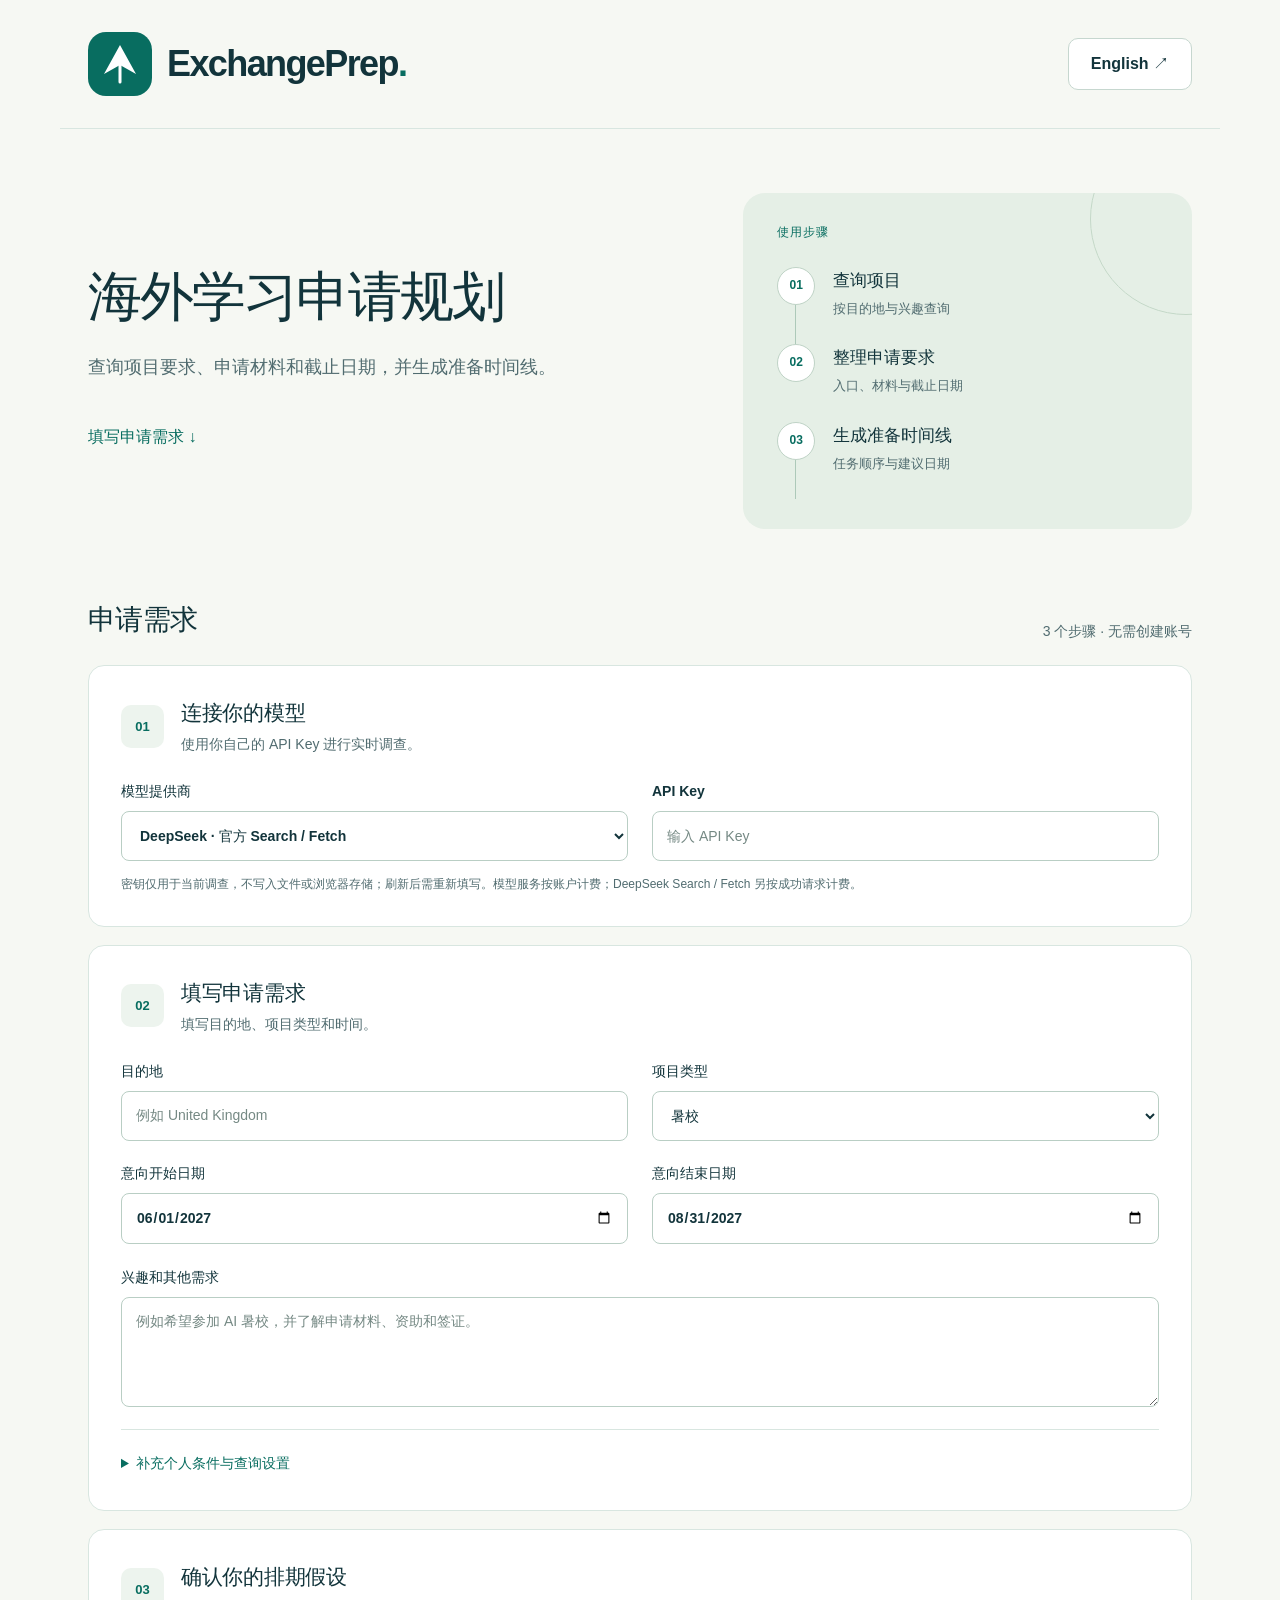
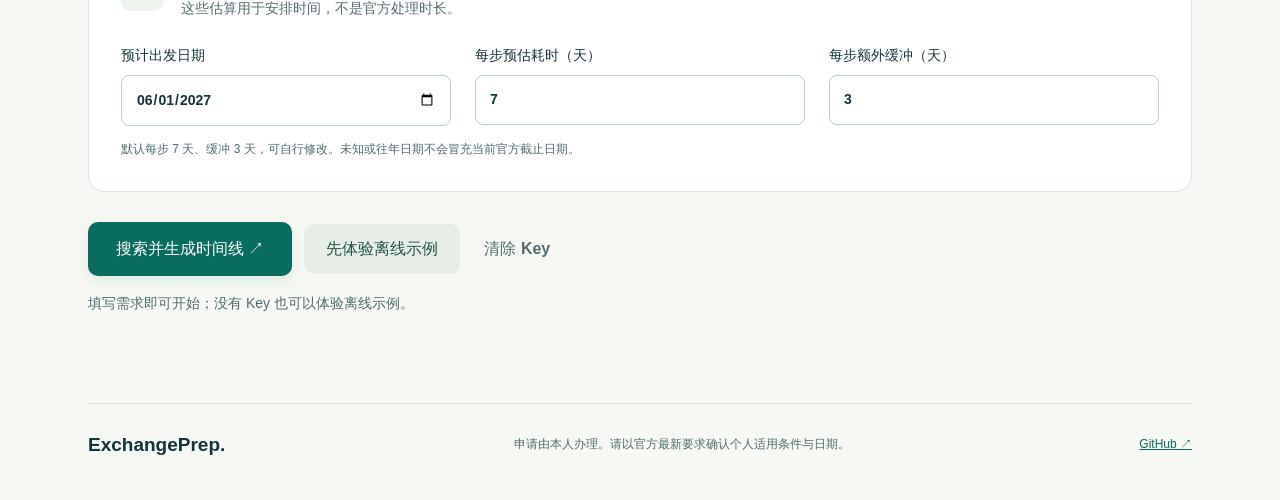
<file: docs/index.html>
<!doctype html>
<html lang="zh-CN"><head><meta charset="utf-8"><meta name="viewport" content="width=device-width,initial-scale=1"><meta name="description" content="ExchangePrep turns overseas study requirements into a clear preparation timeline."><title>ExchangePrep</title><link rel="icon" href="data:image/svg+xml,%3Csvg xmlns='http://www.w3.org/2000/svg' viewBox='0 0 64 64'%3E%3Crect width='64' height='64' rx='16' fill='%230b7266'/%3E%3Cpath d='M16 40L32 14l16 26-16-8z' fill='white'/%3E%3C/svg%3E"><link rel="stylesheet" href="./static/workspace.css?v=candidate-coverage-1"><script src="./static/config.js"></script><script defer src="./static/workspace.js?v=candidate-coverage-1"></script></head>
<body><a href="#workflow" class="skip" data-i18n="skip">跳到申请表单</a>
<header class="masthead"><div class="brand" aria-label="ExchangePrep"><svg viewBox="0 0 64 64" aria-hidden="true"><rect width="64" height="64" rx="18" fill="currentColor"/><path d="M16 42 32 13l16 29-16-9z" fill="white"/><path d="M32 33v17" stroke="white" stroke-width="3" stroke-linecap="round"/></svg><div><span class="wordmark">ExchangePrep<span class="brand-dot">.</span></span></div></div><button id="language-button" type="button" class="language" aria-label="Switch to English">English <span aria-hidden="true">↗</span></button></header>
<main><section class="hero"><div><h1 data-i18n="hero">海外学习申请规划</h1><p class="hero-copy" data-i18n="intro">查询项目要求、申请材料和截止日期，并生成准备时间线。</p><a href="#workflow" class="hero-link" data-i18n="heroLink">填写申请需求 ↓</a></div><aside class="route-preview" aria-label="How it works"><span class="route-label" data-i18n="previewTitle">使用步骤</span><div class="route-node"><span>01</span><div><b data-i18n="previewOne">查询项目</b><p data-i18n="previewOneSub">按目的地与兴趣查询</p></div></div><div class="route-node"><span>02</span><div><b data-i18n="previewTwo">整理申请要求</b><p data-i18n="previewTwoSub">入口、材料与截止日期</p></div></div><div class="route-node"><span>03</span><div><b data-i18n="previewThree">生成准备时间线</b><p data-i18n="previewThreeSub">任务顺序与建议日期</p></div></div></aside></section>
<div class="section-heading"><div><h2 data-i18n="formTitle">申请需求</h2></div><span class="muted" data-i18n="formHint">3 个步骤 · 无需创建账号</span></div>
<form id="workflow" novalidate>
<section class="card"><div class="card-heading"><span class="step-number">01</span><div><h2 data-i18n="connect">连接你的模型</h2><p class="muted" data-i18n="connectHint">使用你自己的 API Key 进行实时调查。</p></div></div><div class="grid"><label><span data-i18n="provider">模型提供商</span><select name="provider"><option value="deepseek" data-i18n="deepseek">DeepSeek · 官方 Search / Fetch</option><option value="openai" data-i18n="openai">OpenAI · 网页搜索</option></select></label><label>API Key<input id="key" type="password" autocomplete="off" spellcheck="false" data-placeholder="keyPlaceholder" placeholder="输入 API Key"></label></div><p class="field-note" data-i18n="keyNote">密钥仅用于当前调查，不写入文件或浏览器存储；刷新后需重新填写。模型服务按账户计费；DeepSeek Search / Fetch 另按成功请求计费。</p></section>
<section class="card"><div class="card-heading"><span class="step-number">02</span><div><h2 data-i18n="needs">填写申请需求</h2><p class="muted" data-i18n="needsHint">填写目的地、项目类型和时间。</p></div></div><div class="grid"><label><span data-i18n="destination">目的地</span><input name="destination" required minlength="2" maxlength="100" data-placeholder="destinationPlaceholder" placeholder="例如 United Kingdom"></label><label><span data-i18n="type">项目类型</span><select name="programme_type"><option value="summer_school" data-i18n="summer">暑校</option><option value="winter_school" data-i18n="winter">寒校</option><option value="exchange" data-i18n="exchange">学期交换</option></select></label><label><span data-i18n="start">意向开始日期</span><input name="start_date" type="date" required></label><label><span data-i18n="end">意向结束日期</span><input name="end_date" type="date" required></label></div><label class="full"><span data-i18n="interests">兴趣和其他需求</span><textarea name="interests" maxlength="300" data-placeholder="interestsPlaceholder" placeholder="例如希望参加 AI 暑校，并了解申请材料、资助和签证。"></textarea></label>
<details class="advanced"><summary data-i18n="advanced">补充个人条件与查询设置</summary><div class="grid"><label><span data-i18n="major">专业</span><input name="major" maxlength="120" value="Computer Science"></label><label><span data-i18n="year">年级</span><input name="year_of_study" type="number" min="1" max="8" value="2"></label><label><span data-i18n="nationality">国籍</span><input name="nationality" maxlength="100" data-placeholder="nationalityPlaceholder"></label><label><span data-i18n="residence">当前居住地</span><input name="residence" maxlength="100" value="Hong Kong"></label><label><span data-i18n="budget">预算</span><input name="budget" maxlength="100" data-placeholder="budgetPlaceholder"></label><label><span data-i18n="max">最多查询项目</span><select name="max_programmes"><option>1</option><option>2</option><option>3</option></select></label><label><span data-i18n="url">已知项目官网（可选）</span><input name="programme_url" type="url" placeholder="https://…"></label><label><span data-i18n="model">模型名称（可选）</span><input name="model" maxlength="100" data-placeholder="modelPlaceholder"></label></div><p class="field-note" data-i18n="modelNote">默认模型：DeepSeek 为 deepseek-flash，OpenAI 为 gpt-5-mini；可按账户支持情况修改。要求可能因院系、国籍和年度不同。</p></details></section>
<section class="card"><div class="card-heading"><span class="step-number">03</span><div><h2 data-i18n="schedule">确认你的排期假设</h2><p class="muted" data-i18n="scheduleHint">这些估算用于安排时间，不是官方处理时长。</p></div></div><div class="grid three"><label><span data-i18n="departure">预计出发日期</span><input name="departure_date" type="date" required></label><label><span data-i18n="duration">每步预估耗时（天）</span><input name="duration_days" type="number" min="1" max="180" value="7" required></label><label><span data-i18n="buffer">每步额外缓冲（天）</span><input name="buffer_days" type="number" min="0" max="60" value="3" required></label></div><p class="field-note" data-i18n="estimateNote">默认每步 7 天、缓冲 3 天，可自行修改。未知或往年日期不会冒充当前官方截止日期。</p></section>
<section class="submit-area"><div class="actions"><button id="run" type="submit" class="primary" data-i18n="run">搜索并生成时间线 ↗</button><button id="sample" type="button" class="secondary" data-i18n="sample">先体验离线示例</button><button id="clear" type="button" class="text-button" data-i18n="clear">清除 Key</button></div><p id="status" role="status" aria-live="polite"></p><progress id="progress" hidden></progress><p id="backend-note" class="muted" hidden></p></section></form>
<section id="results" hidden aria-label="Results"></section><div id="downloads" class="actions" hidden><button id="json" class="primary" type="button" data-i18n="json">下载完整 JSON</button><button id="md" class="secondary" type="button" data-i18n="md">下载时间线 Markdown</button></div>
<footer><div class="footer-brand">ExchangePrep.</div><p data-i18n="footer">申请由本人办理。请以官方最新要求确认个人适用条件与日期。</p><a href="https://github.com/gwdsd1/ExchangePrep" target="_blank" rel="noopener noreferrer">GitHub ↗</a></footer></main></body></html>
</file>
<file: docs/static/workspace.css>
:root{--ink:#12343b;--muted:#516c70;--accent:#086d60;--line:#d8e6e0;--paper:#fff;--bg:#f6f8f3;font-family:Inter,"Segoe UI","Microsoft YaHei",sans-serif;color:var(--ink);background:var(--bg);line-height:1.65;font-synthesis:none}*{box-sizing:border-box}html{scroll-behavior:smooth;scroll-padding-top:24px}body{margin:0}button,input,select,textarea{font:inherit}button,a,input,select,textarea,summary{-webkit-tap-highlight-color:transparent}button,a,summary{touch-action:manipulation}button:focus-visible,a:focus-visible,input:focus-visible,select:focus-visible,textarea:focus-visible,summary:focus-visible{outline:3px solid #d79f2a;outline-offset:4px}button{cursor:pointer;min-height:48px;border-radius:10px;border:0;font-weight:650;padding:12px 22px;transition:background .15s,transform .15s}button:hover{transform:translateY(-1px)}button:disabled{opacity:.55;cursor:wait;transform:none}.skip{position:absolute;top:-70px;left:15px;background:white;padding:10px;z-index:5}.skip:focus{top:10px}.masthead,main{max-width:1160px;margin:auto}.masthead{display:flex;align-items:center;justify-content:space-between;padding:32px 28px;border-bottom:1px solid var(--line)}.brand{display:flex;align-items:center;gap:15px}.brand svg{width:64px;height:64px;color:var(--accent);flex-shrink:0}.wordmark{display:block;font-size:36px;font-weight:800;letter-spacing:-1.6px;line-height:1.16}.brand-dot{color:var(--accent)}.language{background:white;border:1px solid #c6d7cf;color:var(--ink);display:flex;gap:18px;align-items:center}main{padding:0 28px 40px}.hero{display:grid;grid-template-columns:1.3fr 1fr;gap:72px;align-items:center;padding:64px 0 56px}.eyebrow{color:var(--accent);font-size:12px;font-weight:750;letter-spacing:2px;margin:0 0 14px}.hero h1{font-size:54px;line-height:1.2;letter-spacing:-2px;font-weight:750;margin:0 0 22px}.hero-copy{font-size:18px;color:var(--muted);max-width:560px;line-height:1.8}.hero-link{display:inline-block;color:var(--accent);font-weight:700;text-decoration:none;margin-top:14px;padding:8px 0}.route-preview{position:relative;background:#e5efe6;border-radius:22px;padding:30px 34px;overflow:hidden}.route-preview:after{content:"";position:absolute;width:190px;height:190px;border:1px solid #c4d8c8;border-radius:50%;right:-90px;top:-70px;pointer-events:none}.route-label{display:block;font-size:12px;font-weight:750;letter-spacing:1px;text-transform:uppercase;color:var(--accent);margin-bottom:24px}.route-node{display:flex;gap:18px;position:relative;padding-bottom:25px}.route-node:not(:nth-last-child(2)):before{content:"";position:absolute;width:1px;background:#adc9b9;left:18px;top:38px;bottom:0}.route-node>span{background:white;border:1px solid #bfd3c6;border-radius:50%;height:38px;width:38px;display:grid;place-items:center;color:var(--accent);font-size:12px;font-weight:800;flex-shrink:0}.route-node b{font-size:17px}.route-node p{margin:3px 0 0;font-size:13px;color:var(--muted)}.section-heading{display:flex;align-items:end;justify-content:space-between;margin:12px 0 22px;gap:15px}.section-heading h2{font-size:28px;letter-spacing:-.6px;margin:0}.section-heading .eyebrow{margin-bottom:4px}.muted,.field-note{color:var(--muted);font-size:14px}.card{border:1px solid var(--line);border-radius:16px;background:var(--paper);padding:30px 32px;margin:18px 0}.card-heading{display:flex;align-items:center;gap:17px;margin-bottom:24px}.step-number{font-size:13px;font-weight:750;color:var(--accent);border-radius:10px;background:#edf4ee;width:43px;height:43px;display:grid;place-items:center;flex-shrink:0}.card-heading h2{font-size:21px;margin:0;letter-spacing:-.3px}.card-heading p{margin:2px 0 0}.grid{display:grid;grid-template-columns:1fr 1fr;gap:21px 24px}.grid.three{grid-template-columns:1fr 1fr 1fr}label{display:block;font-size:14px;font-weight:650}input,select,textarea{display:block;width:100%;margin-top:8px;border:1px solid #b9cec4;background:#fff;border-radius:8px;padding:12px 14px;color:var(--ink);min-height:50px}input:hover,select:hover,textarea:hover{border-color:#5d8c7a}input::placeholder,textarea::placeholder{color:#758984;font-weight:400}textarea{min-height:110px;resize:vertical}.full{margin-top:22px}.field-note{font-size:12px;line-height:1.8;margin:13px 0 0}.advanced{border-top:1px solid var(--line);padding-top:17px;margin-top:22px}.advanced .grid{margin-top:20px}summary{color:var(--accent);font-size:14px;font-weight:650;cursor:pointer;padding:5px 0}summary:hover{color:#024d43}.actions{display:flex;align-items:center;gap:12px;flex-wrap:wrap}.primary{background:var(--accent);color:white;box-shadow:0 5px 14px #0b72661a}.primary:hover{background:#04584d}.secondary{background:#e7eee6;color:#21544b}.secondary:hover{background:#dbe8d9}.text-button{background:transparent;color:var(--muted);padding:12px}.submit-area{padding:12px 0 22px}#run{min-height:54px;padding:14px 28px;font-size:16px}#status{font-size:14px;color:var(--muted);margin:16px 0 0;min-height:24px}progress{width:100%;height:5px;accent-color:var(--accent);margin:15px 0}.notice{font-size:14px;line-height:1.8;background:#f7f1de;border-radius:8px;padding:12px 16px;color:#665127}.error{padding:16px;background:#fceee9;color:#923e30;border-radius:10px}.diagnostics{border-top:1px solid var(--line);margin-top:20px;padding-top:12px}.diagnostics p{overflow-wrap:anywhere;font-size:13px;color:var(--muted);margin:12px 0}.plan-head{display:flex;justify-content:space-between;gap:15px;align-items:start}.plan-head h2{margin:0 0 8px;font-size:24px}.plan-index{display:block;font-size:12px;letter-spacing:1.5px;color:var(--accent);font-weight:750;margin-bottom:6px}.badge{display:inline-block;background:#f6f0db;color:#72571a;border-radius:30px;font-size:12px;font-weight:650;padding:5px 12px;white-space:nowrap}.step{position:relative;margin:0 0 4px 17px;padding:16px 0 23px 29px;border-left:1px solid #c5d9cd}.step:before{content:"";position:absolute;width:11px;height:11px;background:var(--accent);border:3px solid #fff;border-radius:50%;left:-7px;top:28px;box-shadow:0 0 0 1px #c5d9cd}.step h3{margin:0;font-size:18px}.step p{font-size:14px;line-height:1.8;overflow-wrap:anywhere}.step .action{color:var(--muted);margin:7px 0 16px}.dates{display:grid;grid-template-columns:repeat(3,1fr);gap:12px;background:#f1f6f1;border-radius:9px;padding:14px 17px;margin-bottom:16px}.dates small{display:block;font-size:11px;color:var(--muted);margin-bottom:3px}.dates strong{font-size:15px;font-variant-numeric:tabular-nums}.step details{margin-top:14px}.step details p{font-size:13px;color:var(--muted)}a{color:var(--accent);overflow-wrap:anywhere}.sources p{font-size:13px;overflow-wrap:anywhere}#downloads{margin-top:25px}#results{scroll-margin-top:26px}.results-title{font-size:30px;margin:0 0 8px}.result-meta{color:var(--muted);font-size:13px}footer{display:flex;align-items:center;justify-content:space-between;gap:20px;margin-top:65px;padding-top:25px;border-top:1px solid var(--line);color:var(--muted);font-size:12px}.footer-brand{font-weight:800;font-size:19px;color:var(--ink)}footer p{max-width:550px;margin:0}footer a{white-space:nowrap}[hidden]{display:none!important}@media(prefers-reduced-motion:reduce){html{scroll-behavior:auto}button{transition:none}}@media(max-width:780px){.masthead{padding:23px 20px}.brand svg{width:50px;height:50px}.wordmark{font-size:28px}main{padding:0 20px 30px}.hero{gap:30px;padding:38px 0;grid-template-columns:1fr}.hero h1{font-size:43px}.hero-copy{font-size:16px}.route-preview{padding:24px}.section-heading{align-items:start}.section-heading>.muted{max-width:110px;font-size:12px}.grid,.grid.three{grid-template-columns:1fr}.card{padding:22px}.dates{gap:12px}.dates strong{font-size:13px}.plan-head{display:block}.badge{margin-top:10px}.step{margin-left:2px;padding-left:21px}.language{padding:10px 13px;gap:7px}.brand{gap:10px}.section-heading h2{font-size:25px}footer{flex-wrap:wrap}.results-title{font-size:26px}}@media(max-width:390px){.wordmark{font-size:24px}.brand svg{width:43px;height:43px}.language{font-size:13px;min-height:43px}.masthead{padding:20px 14px}main{padding-left:14px;padding-right:14px}.hero h1{font-size:38px}.dates{grid-template-columns:1fr 1fr}.card{padding:18px}.step{padding-left:17px}}
</file>
